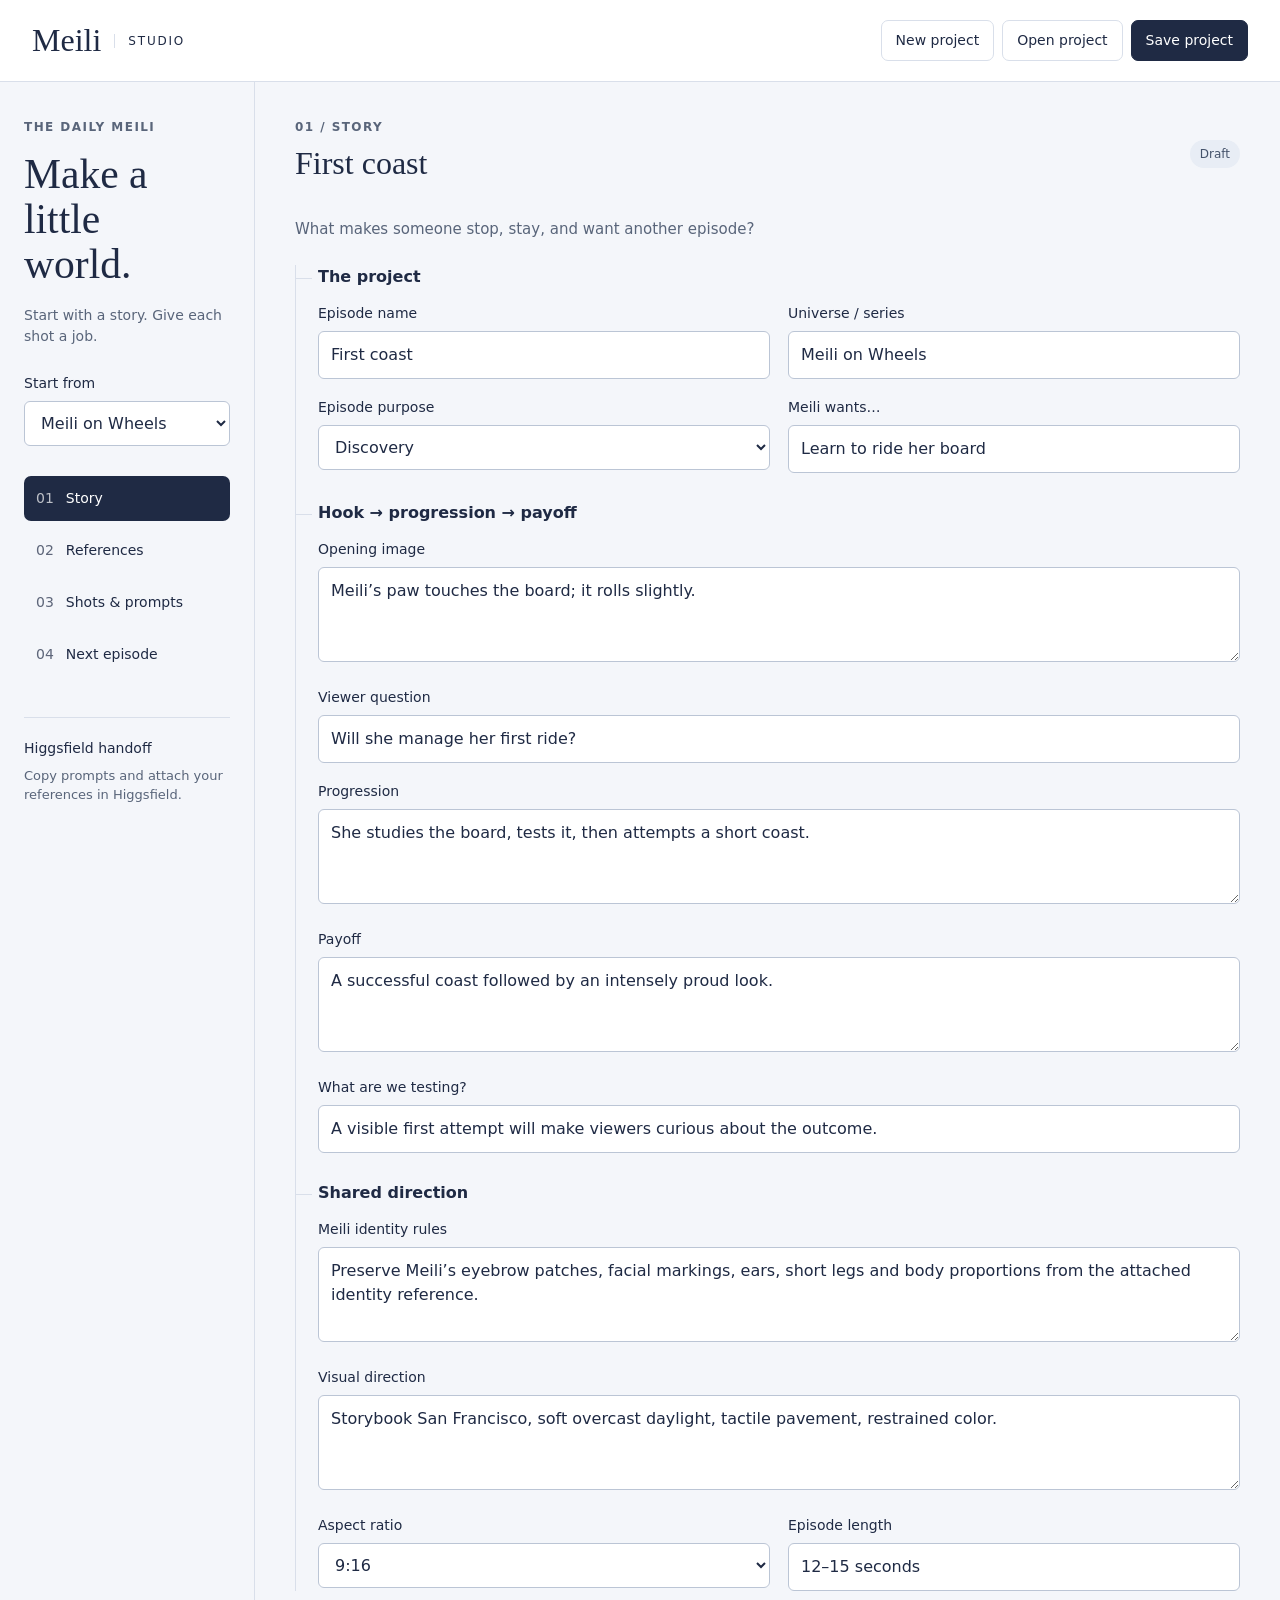
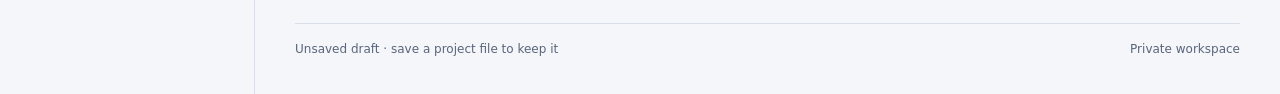
<file: MeiliStudio/index.html>
<!doctype html>
<html lang="en"><head><meta charset="utf-8"><meta name="viewport" content="width=device-width,initial-scale=1"><title>Meili Studio</title><meta name="description" content="Plan Meili stories, references and Higgsfield shots."><link rel="icon" href="data:image/svg+xml,%3Csvg xmlns='http://www.w3.org/2000/svg' viewBox='0 0 32 32'%3E%3Crect width='32' height='32' rx='8' fill='%231f2a44'/%3E%3Ctext x='6' y='24' font-size='24' fill='%23fff' font-family='serif'%3EM%3C/text%3E%3C/svg%3E"><link rel="stylesheet" href="style.css"></head>
<body><header><a class="brand" href="#">Meili<span>STUDIO</span></a><div class="file-actions"><button id="new">New project</button><button id="open">Open project</button><button id="save" class="primary">Save project</button><input id="file" type="file" accept=".json,application/json" hidden></div></header>
<main><aside><div class="eyebrow">THE DAILY MEILI</div><h1>Make a little<br>world.</h1><p>Start with a story. Give each shot a job.</p><label for="preset">Start from</label><select id="preset"><option value="skate">Meili on Wheels</option><option value="palace">Palace Meili</option><option value="blank">Blank project</option></select><nav aria-label="Project stages"><button data-tab="story" class="active" aria-current="page"><span>01</span>Story</button><button data-tab="references"><span>02</span>References</button><button data-tab="shots"><span>03</span>Shots & prompts</button><button data-tab="vote"><span>04</span>Next episode</button></nav><div class="aside-note">Higgsfield handoff<br><small>Copy prompts and attach your references in Higgsfield.</small></div></aside>
<section class="workspace"><div class="workspace-head"><div><div class="eyebrow" id="section-kicker">01 / STORY</div><h2 id="project-title">First coast</h2></div><span class="pill">Draft</span></div><div id="content"></div><footer><span id="save-state">Unsaved draft · save a project file to keep it</span><span>Private workspace</span></footer></section></main><div id="notice" role="status" aria-live="polite"></div><script src="app.js"></script></body></html>
</file>
<file: MeiliStudio/style.css>
:root{font-family:system-ui,-apple-system,BlinkMacSystemFont,"Segoe UI",sans-serif;color:#1f2a44;background:#f4f6fa;font-size:16px;line-height:1.5;--ink:#1f2a44;--muted:#59657a;--line:#d9dfea;--accent:#a82250}*{box-sizing:border-box}body{margin:0}button,input,select,textarea{font:inherit}button{cursor:pointer;border:1px solid var(--line);background:#fff;color:var(--ink);border-radius:7px;padding:9px 14px;font-size:.875rem;font-weight:500}button:hover{background:#edf1f8}button.primary{background:var(--ink);border-color:var(--ink);color:white}button.primary:hover{background:#344364}button:focus-visible,a:focus-visible,input:focus-visible,select:focus-visible,textarea:focus-visible{outline:3px solid #3972cf;outline-offset:3px}header{background:#fff;border-bottom:1px solid var(--line);display:flex;justify-content:space-between;align-items:center;gap:16px;padding:20px 32px}.brand{text-decoration:none;color:var(--ink);font:500 2rem Georgia,serif;display:flex;align-items:center;gap:13px}.brand span{font:500 .75rem system-ui;letter-spacing:.15em;border-left:1px solid var(--line);padding-left:13px}.file-actions{display:flex;gap:8px;flex-wrap:wrap}main{max-width:1350px;margin:0 auto;display:grid;grid-template-columns:255px minmax(0,1fr);min-height:calc(100vh - 89px)}aside{padding:36px 24px;border-right:1px solid var(--line)}.eyebrow{font-size:.75rem;letter-spacing:.12em;font-weight:600;color:var(--muted)}h1{font:400 2.6rem/1.08 Georgia,serif;margin:16px 0}aside p{font-size:.875rem;color:var(--muted);margin:18px 0 26px}label{display:block;font-size:.875rem;font-weight:500;margin-bottom:7px}input,textarea,select{width:100%;border:1px solid #bbc5d5;border-radius:6px;padding:11px 12px;background:#fff;color:var(--ink);min-width:0}textarea{resize:vertical;min-height:95px}input::placeholder,textarea::placeholder{color:#647084}nav{display:flex;flex-direction:column;gap:7px;margin-top:30px}nav button{border:0;background:transparent;text-align:left;padding:12px}nav button.active{background:var(--ink);color:#fff}nav span{margin-right:12px;opacity:.7;font-variant-numeric:tabular-nums}.aside-note{margin-top:40px;font-size:.875rem;border-top:1px solid var(--line);padding-top:20px}.aside-note small{display:block;color:var(--muted);margin-top:7px;font-size:.8125rem}.workspace{padding:36px 40px;min-width:0}.workspace-head{display:flex;justify-content:space-between;align-items:center;gap:16px;margin-bottom:28px}h2{font:400 2rem/1.2 Georgia,serif;margin:8px 0}.pill{font-size:.75rem;padding:5px 10px;background:#e8edf5;border-radius:20px;color:#45536b}.section-intro{margin:0 0 24px;color:var(--muted);font-size:.9375rem}.tree{padding-left:22px;border-left:1px solid var(--line)}.branch{position:relative;margin-bottom:28px}.branch:before{content:"";position:absolute;left:-22px;top:13px;width:16px;border-top:1px solid var(--line)}h3{font-size:1rem;margin:0 0 14px;font-weight:600}.fields{display:grid;grid-template-columns:1fr 1fr;gap:18px}.field.wide{grid-column:1/-1}.hint{color:var(--muted);font-size:.8125rem;margin:6px 0 0}.reference,.shot{background:#fff;border:1px solid var(--line);padding:22px;border-radius:8px;margin-bottom:18px}.reference-head,.shot-head{display:flex;justify-content:space-between;align-items:center;gap:12px;margin-bottom:15px}.reference-head h3,.shot-head h3{margin:0}.reference .fields{grid-template-columns:1fr 1.2fr}.reference a{color:#2457a6}.tools{display:flex;gap:8px;flex-wrap:wrap;align-items:center;margin-bottom:20px}.prompt{white-space:pre-wrap;overflow-wrap:anywhere;font-size:.875rem;line-height:1.65;background:#f4f6fa;padding:16px;border-radius:6px;margin:12px 0}.prompt-label{font-size:.8125rem;font-weight:600;margin-top:18px}.shot .tools{margin:12px 0 0}.danger{color:#a82250}.vote-preview{padding:22px;background:#e8edf5;border-radius:8px;margin-top:24px;white-space:pre-wrap}.empty{padding:25px 0;color:var(--muted)}footer{margin-top:32px;border-top:1px solid var(--line);padding-top:16px;display:flex;justify-content:space-between;gap:10px;flex-wrap:wrap;font-size:.75rem;color:var(--muted)}#notice{position:fixed;bottom:20px;left:50%;transform:translateX(-50%);background:var(--ink);color:#fff;border-radius:8px;padding:12px 20px;max-width:calc(100% - 32px);display:none;z-index:10}@media(max-width:850px){main{grid-template-columns:205px minmax(0,1fr)}.workspace{padding:28px 24px}aside{padding:28px 18px}.fields,.reference .fields{grid-template-columns:1fr}.field.wide{grid-column:auto}}@media(max-width:620px){header{padding:16px;align-items:flex-start;flex-wrap:wrap}.brand{font-size:1.75rem}.file-actions{width:100%}.file-actions button{flex:1;padding:10px 5px}main{display:block}aside{border-right:0;border-bottom:1px solid var(--line);padding:18px}aside h1,aside p,aside .eyebrow,.aside-note{display:none}aside label{margin-bottom:5px}nav{flex-direction:row;flex-wrap:wrap;margin-top:14px;gap:3px}nav button{flex:1;padding:10px 7px;font-size:.8125rem;white-space:nowrap}nav span{display:none}.workspace{padding:24px 18px}.reference,.shot{padding:16px}h2{font-size:1.8rem}}@media(prefers-reduced-motion:no-preference){button{transition:background .15s}}
</file>
